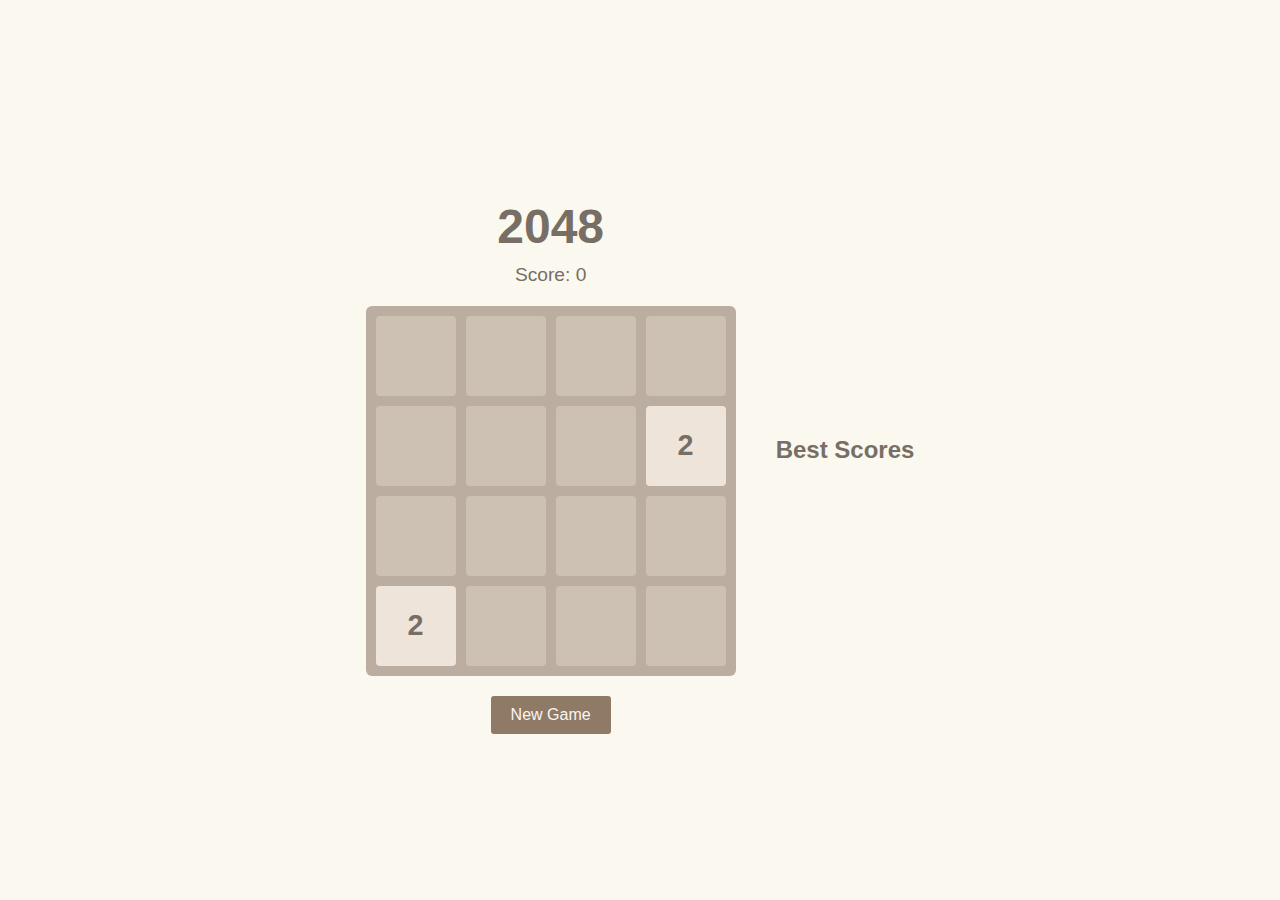
<file: 2048/index.html>
<!DOCTYPE html>
<html lang="en">
<head>
  <meta charset="UTF-8">
  <meta name="viewport" content="width=device-width, initial-scale=1.0">
  <title>2048 Game</title>
  <link rel="stylesheet" href="styles.css">
</head>
<body>
  <div id="game-container">
    <h1>2048</h1>
    <div id="score">Score: <span id="score-value">0</span></div>
    <div id="board"></div>
    <button id="reset-button">New Game</button>
  </div>
  <div id="leaderboard">
    <h2>Best Scores</h2>
    <ol id="best-scores"></ol>
  </div>
  <div id="game-over" class="modal">
    <div class="modal-content">
      <h2>Game Over!</h2>
      <p>Your score: <span id="final-score"></span></p>
      <button id="play-again">Play Again</button>
    </div>
  </div>
  <script src="script.js"></script>
</body>
</html>
</file>
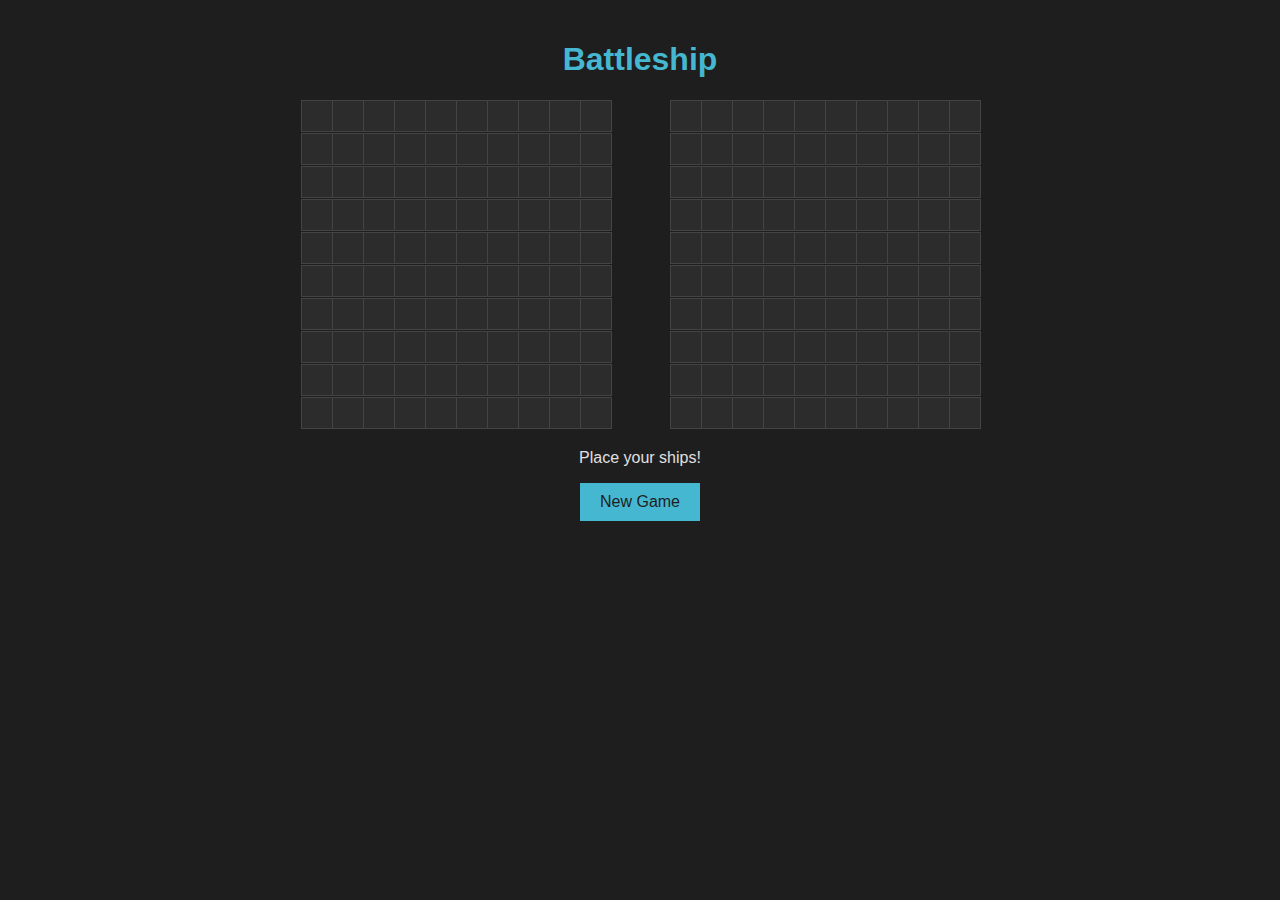
<file: Battleship/index.html>
<!DOCTYPE html>
<html lang="en">
<head>
  <meta charset="UTF-8">
  <meta name="viewport" content="width=device-width, initial-scale=1.0">
  <title>Battleship</title>
  <link rel="stylesheet" href="styles.css">
</head>
<body>
  <h1>Battleship</h1>
  <div id="game-container">
    <div id="player-board" class="board"></div>
    <div id="computer-board" class="board"></div>
  </div>
  <p id="status"></p>
  <button id="reset-button">New Game</button>
  <script src="script.js"></script>
</body>
</html>
</file>
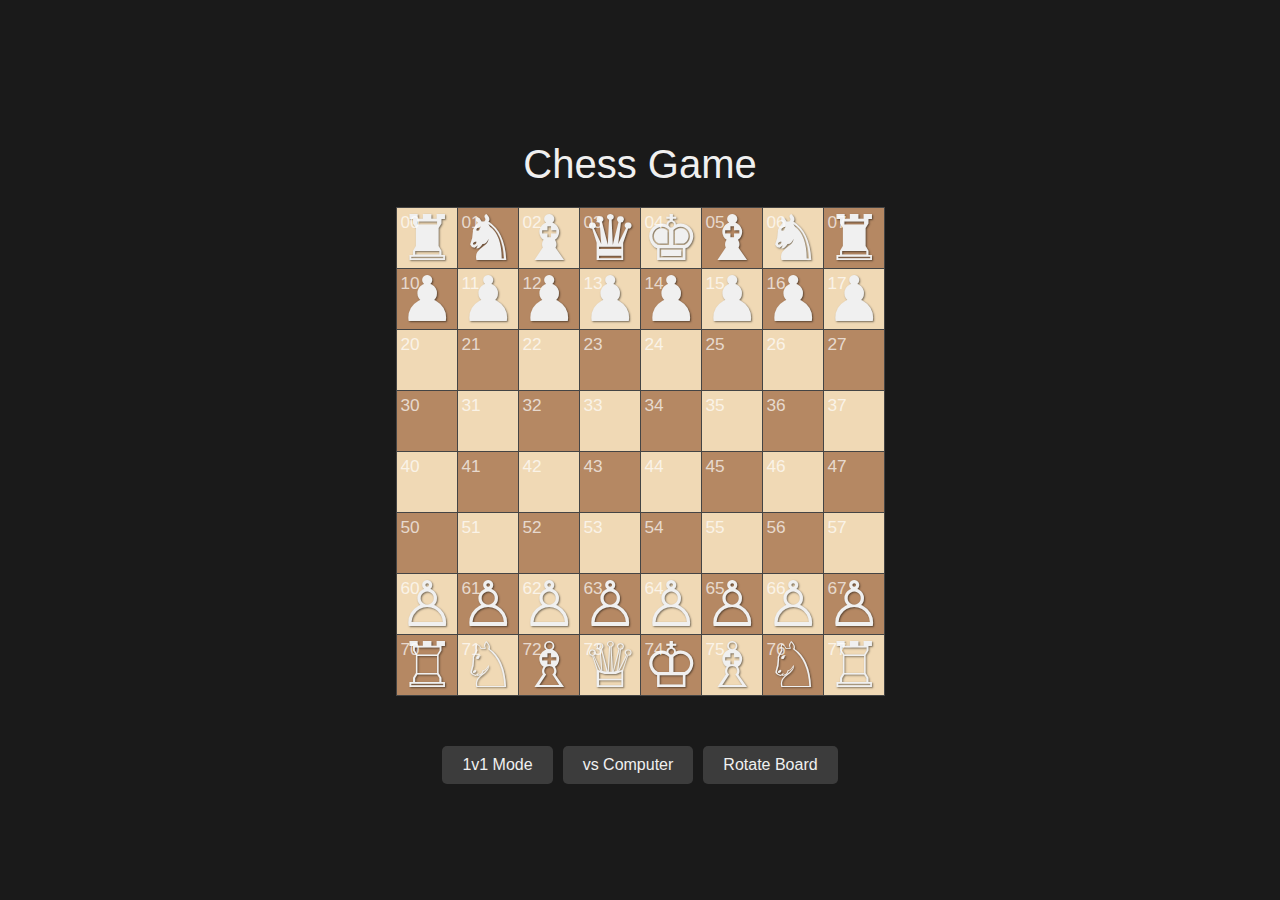
<file: chess/index.html>
<!DOCTYPE html>
<html lang="en">
<head>
  <meta charset="UTF-8">
  <meta name="viewport" content="width=device-width, initial-scale=1.0">
  <title>Chess Game</title>
  <link rel="stylesheet" href="styles.css">
</head>
<body>
  <h1>Chess Game</h1>
  <div id="turn-indicator"></div>
  <div id="game-mode-indicator"></div>
  <div id="chess-board"></div>
  <div id="game-info">
    <div id="captured-pieces">
      <div id="white-captured"></div>
      <div id="black-captured"></div>
    </div>
    <div id="score"></div>
  </div>
  <div id="game-options">
    <button id="1v1-mode">1v1 Mode</button>
    <button id="vs-computer-mode">vs Computer</button>
    <button id="rotate-board">Rotate Board</button>
  </div>
  <script src="script.js"></script>
</body>
</html>
</file>
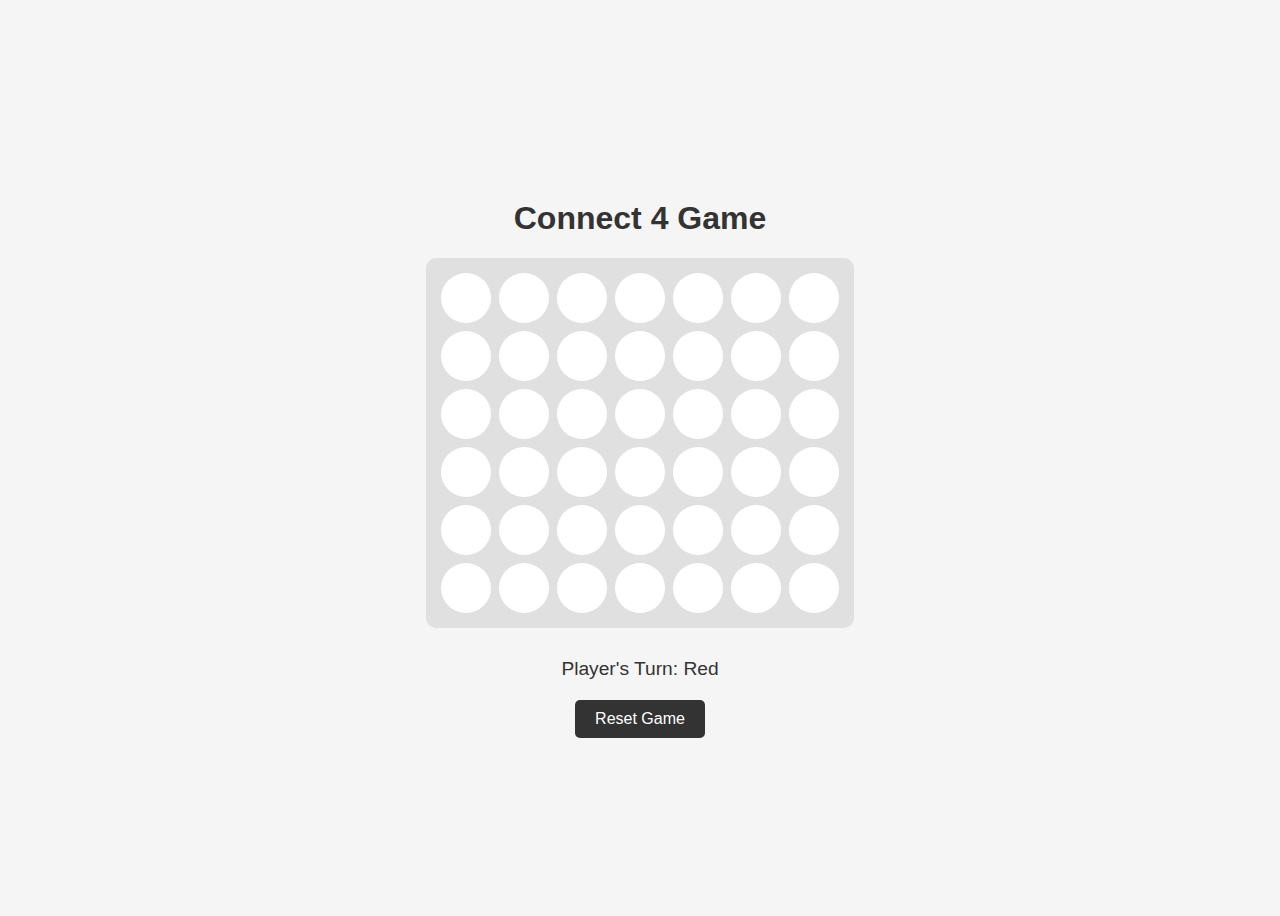
<file: connect4/index.html>
<!DOCTYPE html>
<html lang="en">
<head>
  <meta charset="UTF-8">
  <meta name="viewport" content="width=device-width, initial-scale=1.0">
  <title>Connect 4 Game</title>
  <link rel="stylesheet" href="styles.css">
</head>
<body>
  <div id="game">
    <h1>Connect 4 Game</h1>
    <div id="board"></div>
    <div id="status">Player's Turn: <span id="current-player">Red</span></div>
    <button id="reset-button">Reset Game</button>
  </div>
  <div id="winner-modal" class="modal">
    <div class="modal-content">
      <h2>Winner!</h2>
      <p id="winner-text"></p>
      <button id="close-modal">Play Again</button>
    </div>
  </div>
  <script src="script.js"></script>
</body>
</html>
</file>
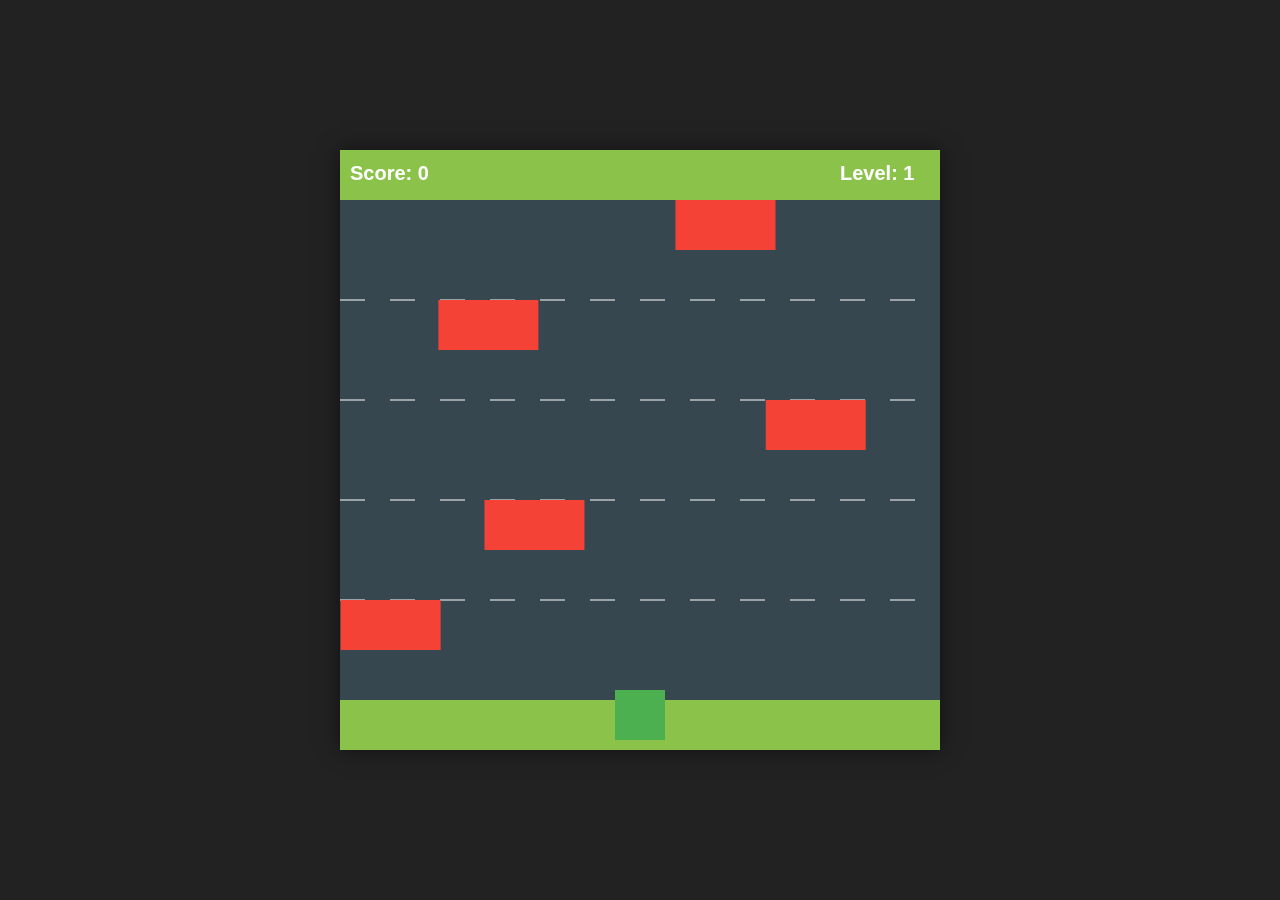
<file: frogger/index.html>
<!DOCTYPE html>
<html lang="en">
<head>
  <meta charset="UTF-8">
  <meta name="viewport" content="width=device-width, initial-scale=1.0">
  <title>Frogger Game</title>
  <link rel="stylesheet" href="styles.css">
</head>
<body>
  <div id="game-container">
    <canvas id="gameCanvas" width="600" height="600"></canvas>
  </div>
  <script src="script.js"></script>
</body>
</html>
</file>
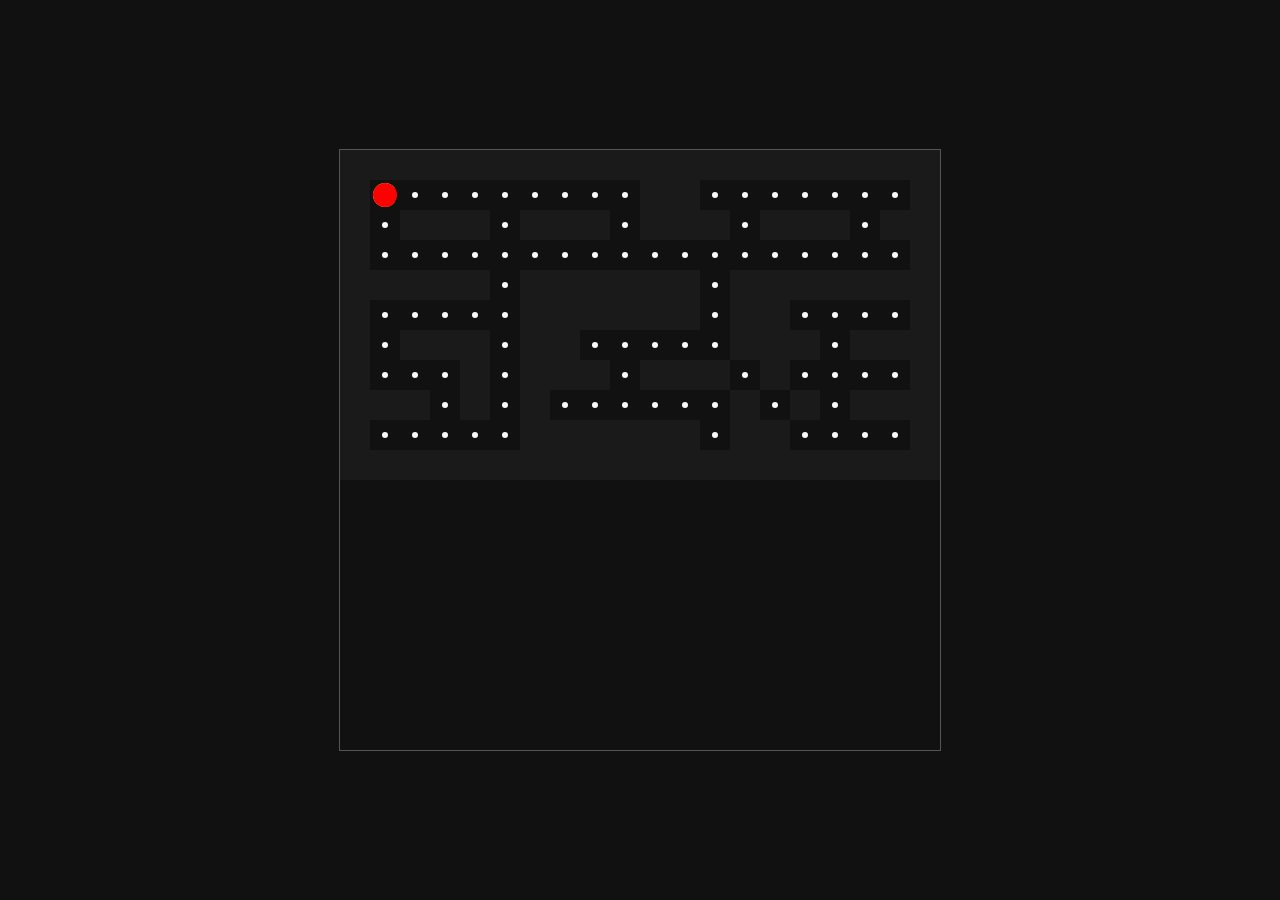
<file: pacman/index.html>
<!DOCTYPE html>
<html lang="en">
<head>
  <meta charset="UTF-8">
  <meta name="viewport" content="width=device-width, initial-scale=1.0">
  <title>Minimalist Pac-Man</title>
  <link rel="stylesheet" href="styles.css">
</head>
<body>
  <canvas id="gameCanvas"></canvas>
  <script src="script.js"></script>
</body>
</html>
</file>
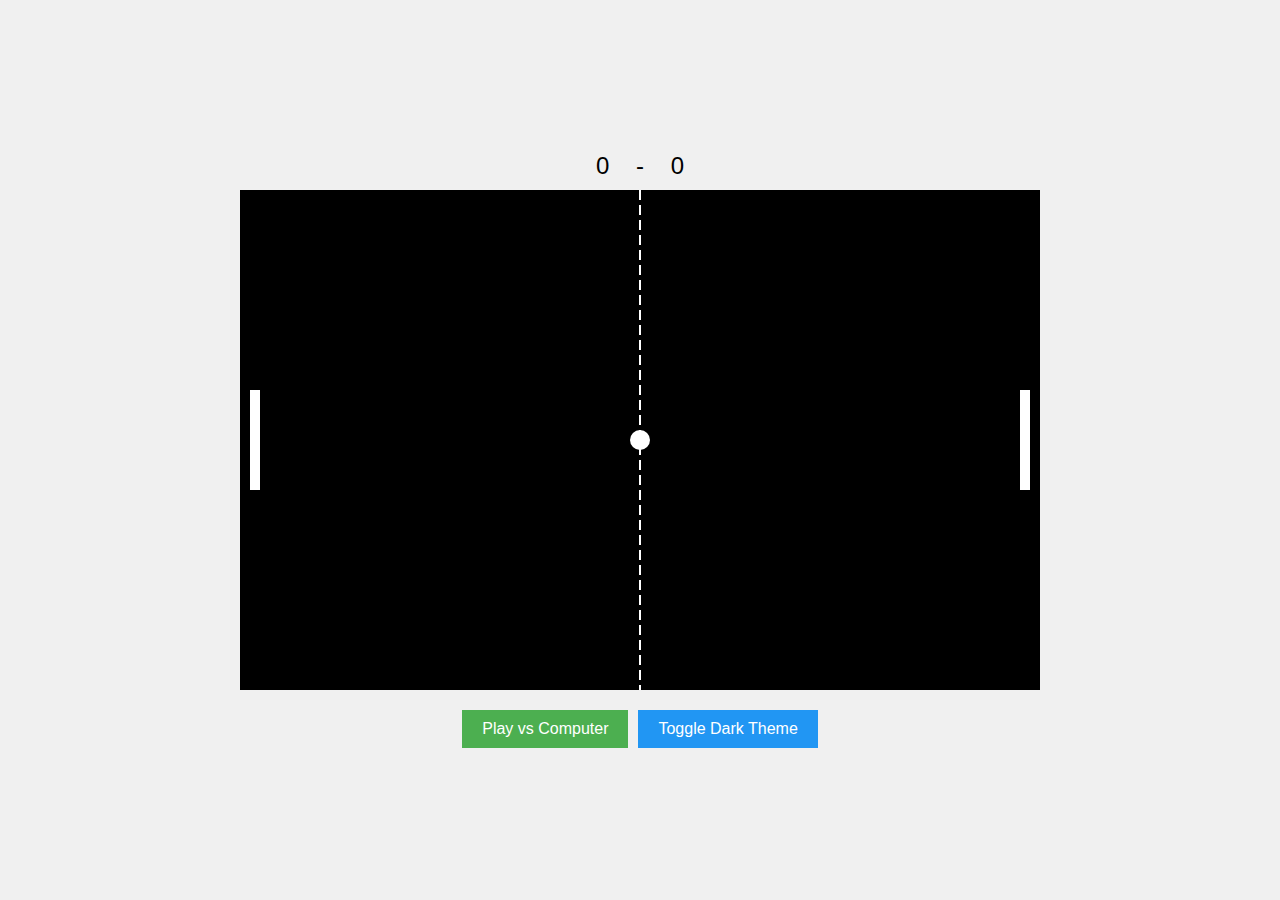
<file: pong/index.html>
<!DOCTYPE html>
<html lang="en">
<head>
  <meta charset="UTF-8">
  <meta name="viewport" content="width=device-width, initial-scale=1.0">
  <title>Pong Game</title>
  <link rel="stylesheet" href="styles.css">
</head>
<body>
  <div id="game-container">
    <div id="score-container">
      <span id="player-score">0</span>
      <span>-</span>
      <span id="computer-score">0</span>
    </div>
    <canvas id="pong" width="800" height="500"></canvas>
    <div id="button-container">
      <button id="start-button">Play vs Computer</button>
      <button id="theme-button">Toggle Dark Theme</button>
    </div>
  </div>
  <script src="script.js"></script>
</body>
</html>
</file>
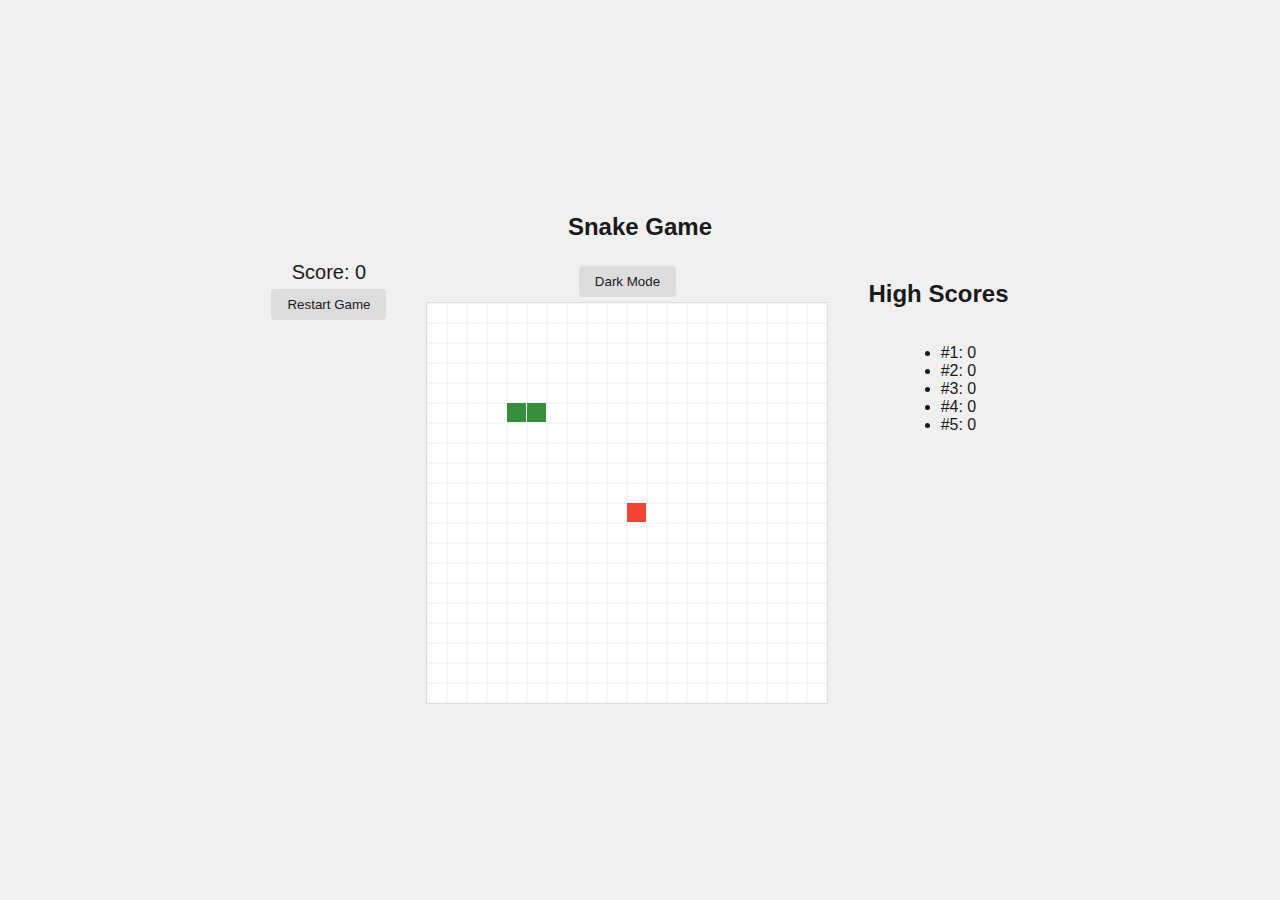
<file: snake/index.html>
<!DOCTYPE html>
<html lang="en">
<head>
    <meta charset="UTF-8">
    <meta name="viewport" content="width=device-width, initial-scale=1.0">
    <title>Snake Game</title>
    <link rel="stylesheet" href="styles.css">
</head>
<body>
    <h1>Snake Game</h1>
    <div class="game-container">
        <div class="left-panel">
            <p>Score: <span id="score">0</span></p>
            <button id="restartGame">Restart Game</button>
        </div>
        <div class="game-area">
            <button id="toggleDarkMode">Light Mode</button>
            <canvas id="gameCanvas" width="400" height="400"></canvas>
        </div>
        <div class="right-panel">
            <h2>High Scores</h2>
            <ul id="highScoreList"></ul>
        </div>
    </div>
    <script src="script.js"></script>
</body>
</html>
</file>
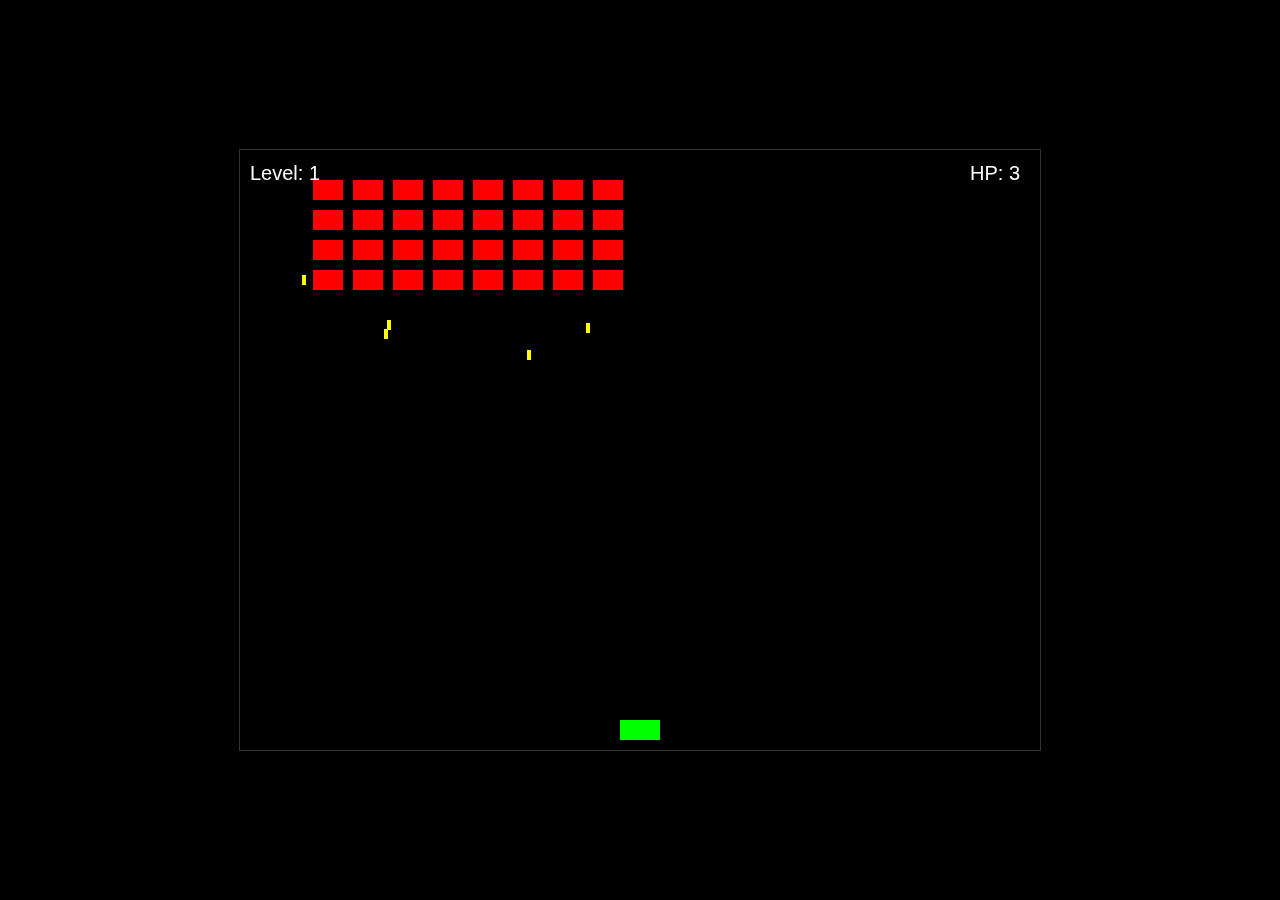
<file: spaceinvaders/index.html>
<!DOCTYPE html>
<html lang="en">
<head>
  <meta charset="UTF-8">
  <meta name="viewport" content="width=device-width, initial-scale=1.0">
  <title>Space Invaders</title>
  <link rel="stylesheet" href="styles.css">
</head>
<body>
  <div id="game-container">
    <canvas id="gameCanvas" width="800" height="600"></canvas>
  </div>
  <script src="script.js"></script>
</body>
</html>
</file>
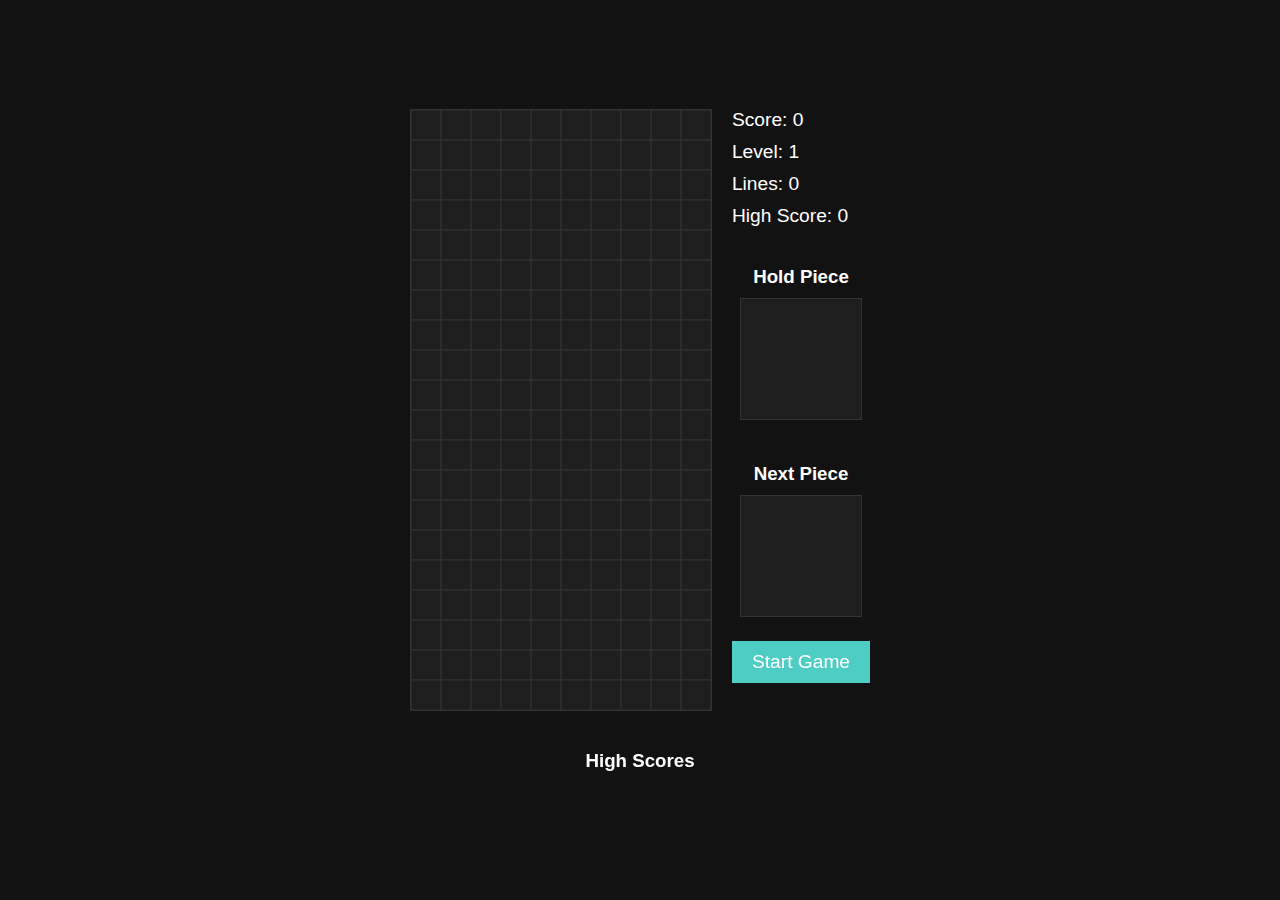
<file: tetris/index.html>
<!DOCTYPE html>
<html lang="en">
<head>
  <meta charset="UTF-8">
  <meta name="viewport" content="width=device-width, initial-scale=1.0">
  <title>Minimalist Tetris</title>
  <link rel="stylesheet" href="styles.css">
</head>
<body>
  <div id="tetris">
    <div id="game-container">
      <canvas id="gameCanvas" width="300" height="600"></canvas>
      <div id="side-panel">
        <div id="score-container">
          <div>Score: <span id="score">0</span></div>
          <div>Level: <span id="level">1</span></div>
          <div>Lines: <span id="lines">0</span></div>
          <div>High Score: <span id="highScore">0</span></div>
        </div>
        <div id="hold-piece-container">
          <h3>Hold Piece</h3>
          <canvas id="holdPieceCanvas" width="120" height="120"></canvas>
        </div>
        <div id="next-piece-container">
          <h3>Next Piece</h3>
          <canvas id="nextPieceCanvas" width="120" height="120"></canvas>
        </div>
        <button id="startButton">Start Game</button>
      </div>
    </div>
    <div id="highScoresContainer">
      <h3>High Scores</h3>
      <ol id="highScoresList"></ol>
    </div>
  </div>
  <script src="script.js"></script>
</body>
</html>
</file>
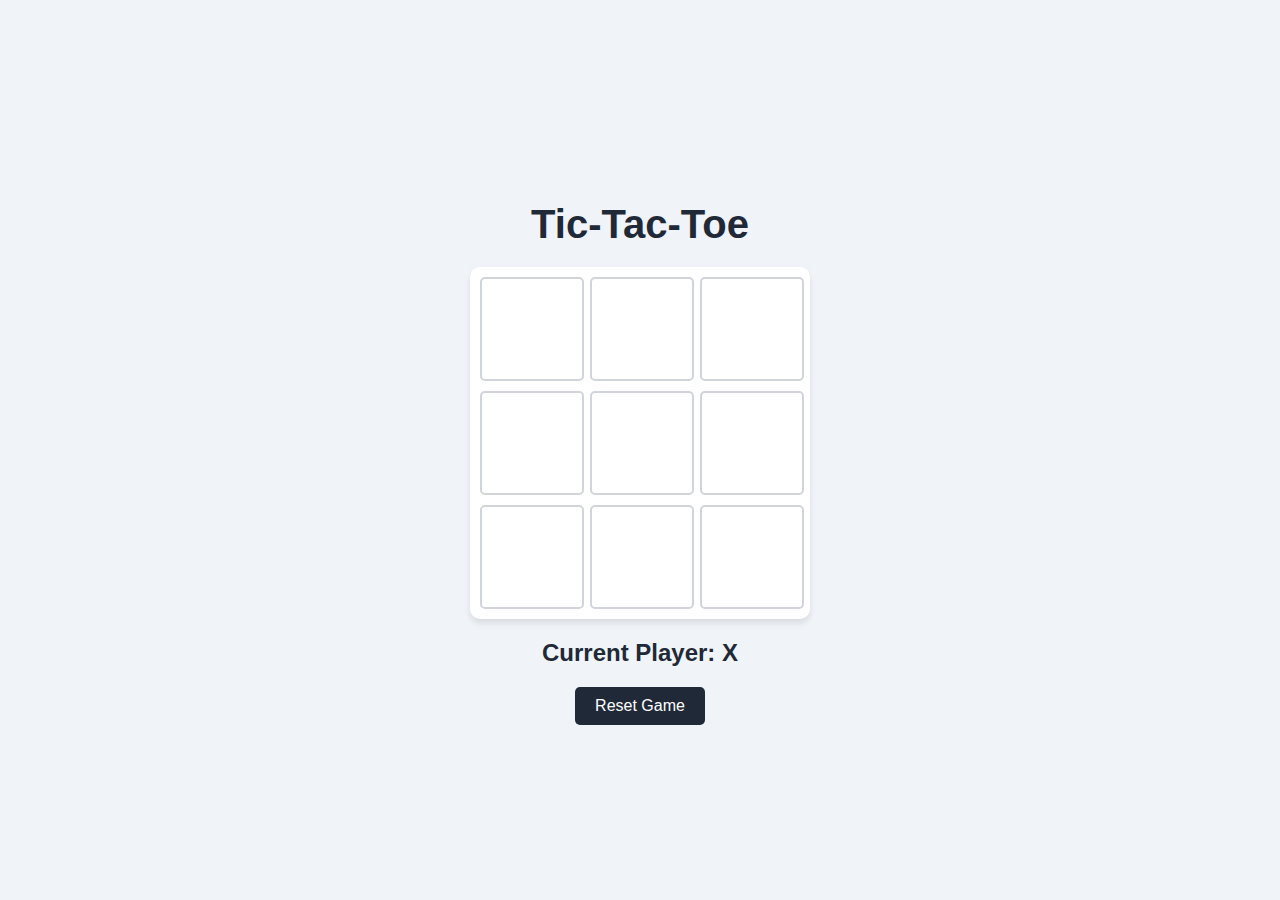
<file: tictactoe/index.html>
<!DOCTYPE html>
<html lang="en">
<head>
  <meta charset="UTF-8">
  <meta name="viewport" content="width=device-width, initial-scale=1.0">
  <title>Tic-Tac-Toe Game</title>
  <link rel="stylesheet" href="styles.css">
</head>
<body>
  <div id="game">
    <h1>Tic-Tac-Toe</h1>
    <div id="board"></div>
    <div id="status"></div>
    <button id="reset-button">Reset Game</button>
  </div>
  <!-- Add the popup structure -->
  <div id="popup" class="popup">
    <div class="popup-content">
      <h2 id="popup-message"></h2>
      <button id="popup-close">Close</button>
    </div>
  </div>
  <script src="script.js"></script>
</body>
</html>
</file>
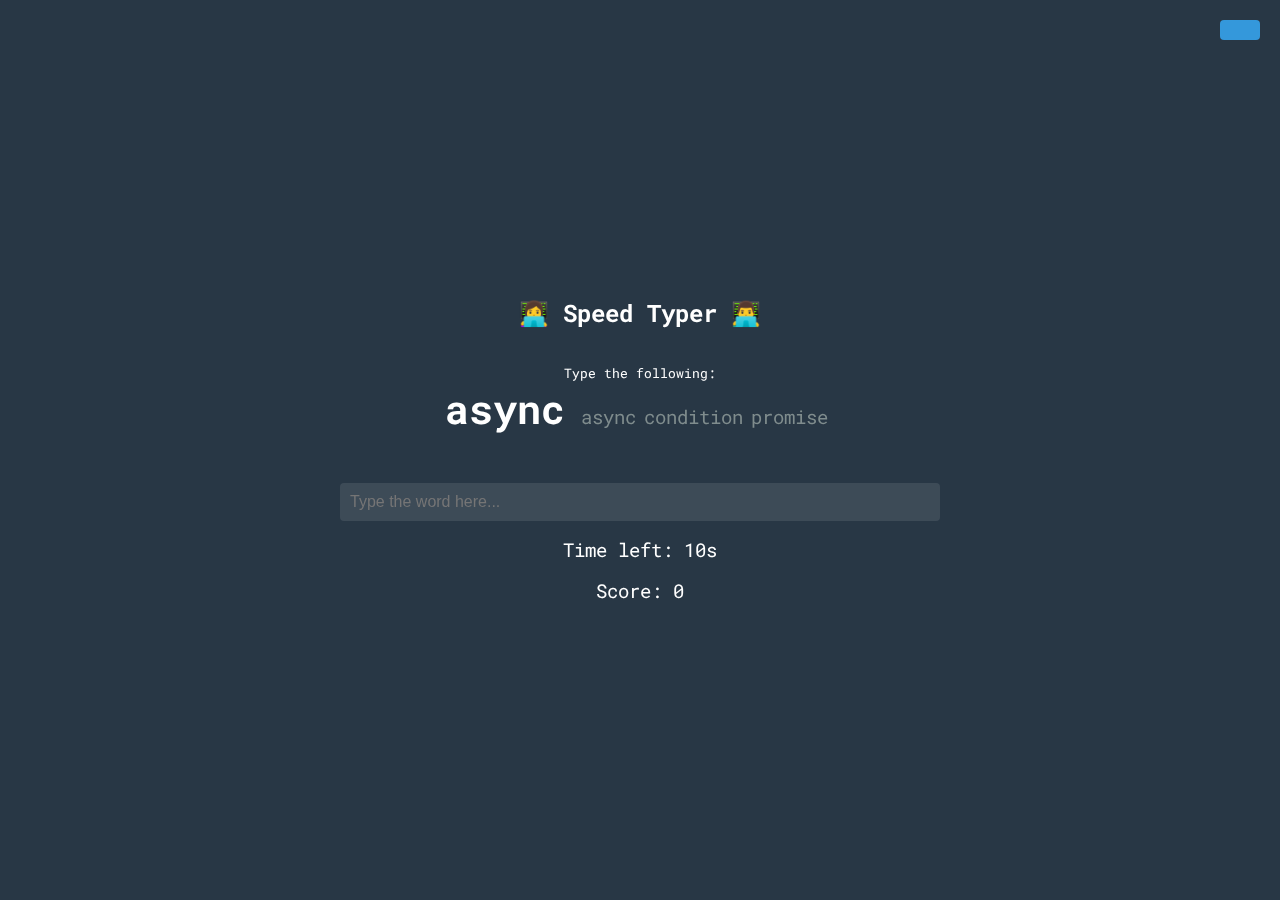
<file: TypingGame/index.html>
<!DOCTYPE html>
<html lang="en">
  <head>
    <meta charset="UTF-8" />
    <meta name="viewport" content="width=device-width, initial-scale=1.0" />
    <link
      rel="stylesheet"
      href="https://cdnjs.cloudflare.com/ajax/libs/font-awesome/5.15.1/css/all.min.css"
      integrity="sha512-+4zCK9k+qNFUR5X+cKL9EIR+ZOhtIloNl9GIKS57V1MyNsYpYcUrUeQc9vNfzsWfV28IaLL3i96P9sdNyeRssA=="
      crossorigin="anonymous"
    />
    <link rel="stylesheet" href="style.css" />
    <title>Speed Typer Game</title>

    <!-- 👇🏻👇🏻👇🏻👇🏻👇🏻👇🏻👇🏻👇🏻👇🏻👇🏻👇🏻👇🏻👇🏻👇🏻👇🏻👇🏻👇🏻👇🏻👇🏻👇🏻👇🏻👇🏻👇🏻👇🏻👇🏻👇🏻👇🏻👇🏻👇🏻👇🏻👇🏻👇🏻👇🏻👇🏻👇🏻👇🏻👇🏻👇🏻👇🏻👇🏻👇🏻👇🏻👇🏻👇🏻👇🏻👇🏻👇🏻👇🏻👇🏻👇🏻👇🏻👇🏻👇🏻👇🏻👇🏻👇🏻👇🏻👇🏻-->
    <!-- Also uploaded the demo of this code in a gif : https://c.tenor.com/x8v1oNUOmg4AAAAd/tenor.gif-->
    <!-- 👆🏻👆🏻👆🏻👆🏻👆🏻👆🏻👆🏻👆🏻👆🏻👆🏻👆🏻👆🏻👆🏻👆🏻👆🏻👆🏻👆🏻👆🏻👆🏻👆🏻👆🏻👆🏻👆🏻👆🏻👆🏻👆🏻👆🏻👆🏻👆🏻👆🏻👆🏻👆🏻👆🏻👆🏻👆🏻👆🏻👆🏻👆🏻👆🏻👆🏻👆🏻👆🏻👆🏻-->

    <!-- 👇🏻👇🏻👇🏻👇🏻👇🏻👇🏻👇🏻👇🏻👇🏻👇🏻👇🏻👇🏻👇🏻👇🏻👇🏻👇🏻👇🏻👇🏻👇🏻👇🏻👇🏻👇🏻👇🏻👇🏻👇🏻👇🏻👇🏻👇🏻👇🏻👇🏻👇🏻👇🏻👇🏻👇🏻👇🏻👇🏻👇🏻👇🏻👇🏻👇🏻👇🏻👇🏻👇🏻👇🏻-->
    <!-- More html-css-js Games Calculators Games Cards Elements Projects on https://www.github.com/he-is-talha --> 
    <!-- 👆🏻👆🏻👆🏻👆🏻👆🏻👆🏻👆🏻👆🏻👆🏻👆🏻👆🏻👆🏻👆🏻👆🏻👆🏻👆🏻👆🏻👆🏻👆🏻👆🏻👆🏻👆🏻👆🏻👆🏻👆🏻👆🏻👆🏻👆🏻👆🏻👆🏻👆🏻👆🏻👆🏻👆🏻👆🏻👆🏻👆🏻👆🏻👆🏻👆🏻👆🏻👆🏻👆🏻👆🏻-->

    <link rel="icon" href="https://i.ibb.co/M6KTWnf/pic.jpg">
  </head>
  <body>
    <button id="settings-btn" class="settings-btn">
      <i class="fas fa-cog"></i>
    </button>
    <div class="settings" id="settings">
      <form id="settings-form">
        <label for="difficulty">Difficulty</label>
        <select id="difficulty">
          <option value="easy">Easy</option>
          <option value="medium">Medium</option>
          <option value="hard">Hard</option>
        </select>
        <label for="language">Language</label>
        <select id="language">
          <option value="english">English</option>
          <option value="norwegian">Norwegian</option>
        </select>
      </form>
    </div>
    <div class="container">
      <h2>👩‍💻 Speed Typer 👨‍💻</h2>
      <small>Type the following:</small>
      <div class="word-container">
        <h1 id="word"></h1>
        <div id="upcoming-words" class="upcoming-words"></div>
      </div>
      <input
        type="text"
        id="text"
        autocomplete="off"
        placeholder="Type the word here..."
      />
      <p class="time-container">Time left: <span id="time">10s</span></p>
      <p class="score-container">Score: <span id="score">0</span></p>
      <div id="end-game-container" class="end-game-container"></div>
    </div>
    <script src="script.js"></script>
  </body>
</html>
</file>
<file: 2048/styles.css>
body {
    display: flex;
    justify-content: center;
    align-items: center;
    height: 100vh;
    background-color: #faf8ef;
    font-family: Arial, sans-serif;
    margin: 0;
  }
  
  #game-container {
    text-align: center;
  }
  
  h1 {
    font-size: 3em;
    color: #776e65;
    margin-bottom: 10px;
  }
  
  #board {
    display: grid;
    grid-template-columns: repeat(4, 80px);
    grid-template-rows: repeat(4, 80px);
    gap: 10px;
    margin: 20px auto;
    background-color: #bbada0;
    padding: 10px;
    border-radius: 6px;
  }
  
  .cell {
    width: 80px;
    height: 80px;
    background-color: #cdc1b4;
    display: flex;
    justify-content: center;
    align-items: center;
    font-size: 1.8em;
    font-weight: bold;
    color: #776e65;
    border-radius: 4px;
  }
  
  .cell[data-value="2"] { background-color: #eee4da; }
  .cell[data-value="4"] { background-color: #ede0c8; }
  .cell[data-value="8"] { background-color: #f2b179; color: #f9f6f2; }
  .cell[data-value="16"] { background-color: #f59563; color: #f9f6f2; }
  .cell[data-value="32"] { background-color: #f67c5f; color: #f9f6f2; }
  .cell[data-value="64"] { background-color: #f65e3b; color: #f9f6f2; }
  .cell[data-value="128"] { background-color: #edcf72; color: #f9f6f2; }
  .cell[data-value="256"] { background-color: #edcc61; color: #f9f6f2; }
  .cell[data-value="512"] { background-color: #edc850; color: #f9f6f2; }
  .cell[data-value="1024"] { background-color: #edc53f; color: #f9f6f2; }
  .cell[data-value="2048"] { background-color: #edc22e; color: #f9f6f2; }
  
  #reset-button, #play-again {
    padding: 10px 20px;
    font-size: 1em;
    cursor: pointer;
    background-color: #8f7a66;
    color: #f9f6f2;
    border: none;
    border-radius: 3px;
  }
  
  #score {
    font-size: 1.2em;
    color: #776e65;
    margin: 10px 0;
  }
  
  #leaderboard {
    margin-left: 40px;
  }
  
  #leaderboard h2 {
    color: #776e65;
  }
  
  #best-scores {
    padding-left: 20px;
    color: #776e65;
  }
  
  .modal {
    display: none;
    position: fixed;
    z-index: 1;
    left: 0;
    top: 0;
    width: 100%;
    height: 100%;
    background-color: rgba(0,0,0,0.4);
  }
  
  .modal-content {
    background-color: #faf8ef;
    margin: 15% auto;
    padding: 20px;
    border: 1px solid #888;
    width: 300px;
    text-align: center;
    border-radius: 6px;
  }
  
  .modal-content h2 {
    color: #776e65;
  }
</file>
<file: Battleship/styles.css>
body {
    font-family: Arial, sans-serif;
    text-align: center;
    background-color: #1e1e1e;
    color: #e0e0e0;
    margin: 0;
    padding: 20px;
  }
  
  h1 {
    color: #45b7d1;
  }
  
  #game-container {
    display: flex;
    justify-content: center;
    gap: 20px;
    margin: 20px 0;
  }
  
  .board {
    display: grid;
    grid-template-columns: repeat(10, 30px);
    gap: 1px;
    margin: 0 20px;
  }
  
  .cell {
    width: 30px;
    height: 30px;
    background-color: #2c2c2c;
    border: 1px solid #444;
    cursor: pointer;
  }
  
  .cell.ship {
    background-color: #3a3a3a;
  }
  
  .cell.hit {
    background-color: #d32f2f;
  }
  
  .cell.miss {
    background-color: #1976d2;
  }
  
  button {
    padding: 10px 20px;
    font-size: 16px;
    background-color: #45b7d1;
    color: #1e1e1e;
    border: none;
    cursor: pointer;
    transition: background-color 0.3s;
  }
  
  button:hover {
    background-color: #2c97b0;
  }
</file>
<file: chess/styles.css>
body {
    display: flex;
    flex-direction: column;
    align-items: center;
    justify-content: center;
    min-height: 100vh;
    margin: 0;
    font-family: 'Arial', sans-serif;
    background-color: #1a1a1a;
    color: #f0f0f0;
  }
  
  h1 {
    margin-bottom: 20px;
    font-size: 2.5em;
    font-weight: 300;
  }
  
  #chess-board {
    display: grid;
    grid-template-columns: repeat(8, 60px);
    grid-template-rows: repeat(8, 60px);
    gap: 1px;
    border: 1px solid #444;
    background-color: #444;
    transition: transform 0.5s ease;
  }
  
  .square {
    width: 60px;
    height: 60px;
    display: flex;
    justify-content: center;
    align-items: center;
    font-size: 1.8em;
    cursor: pointer;
    user-select: none;
    transition: background-color 0.3s ease;
    position: relative;
  }
  
  .square.light {
    background-color: #f0d9b5;
  }
  
  .square.dark {
    background-color: #b58863;
  }
  
  .piece {
    font-size: 2.2em;
    cursor: grab;
    transition: transform 0.2s ease;
    text-shadow: 1px 1px 2px rgba(0, 0, 0, 0.5);
  }
  
  .piece:hover {
    transform: scale(1.1);
  }
  
  #chess-board.dragging .piece {
    cursor: grabbing;
  }
  
  #game-options {
    margin-top: 20px;
    display: flex;
    gap: 10px;
  }
  
  button {
    padding: 10px 20px;
    font-size: 1em;
    background-color: #3c3c3c;
    color: #f0f0f0;
    border: none;
    border-radius: 5px;
    cursor: pointer;
    transition: background-color 0.3s ease;
  }
  
  button:hover {
    background-color: #4a4a4a;
  }
  
  .highlight {
    box-shadow: inset 0 0 0 3px rgba(0, 255, 0, 0.7);
  }
  
  .square::before {
    content: attr(data-row) attr(data-col);
    position: absolute;
    top: 4px;
    left: 4px;
    font-size: 0.6em;
    color: rgba(255, 255, 255, 0.7);
  }
  
  #game-info {
    margin-top: 20px;
    display: flex;
    flex-direction: column;
    align-items: center;
    gap: 10px;
  }
  
  #captured-pieces {
    display: flex;
    justify-content: space-between;
    width: 100%;
    max-width: 480px;
  }
  
  #white-captured, #black-captured {
    font-size: 1.2em;
  }
  
  #score {
    font-size: 1.2em;
    font-weight: bold;
  }
  
  #chess-board.rotated {
    transform: rotate(180deg);
  }
  
  #chess-board.rotated .piece,
  #chess-board.rotated .square::before {
    transform: rotate(180deg);
  }
  
  .square:not(.light):not(.dark) {
    background-color: #000;
  }
</file>
<file: connect4/styles.css>
body {
    display: flex;
    justify-content: center;
    align-items: center;
    height: 100vh;
    background-color: #f5f5f5;
    font-family: 'Arial', sans-serif;
    color: #333;
  }
  
  #game {
    text-align: center;
  }
  
  #board {
    display: grid;
    grid-template-rows: repeat(6, 50px);
    grid-template-columns: repeat(7, 50px);
    gap: 8px;
    justify-content: center;
    margin-bottom: 30px;
    background-color: #e0e0e0;
    padding: 15px;
    border-radius: 10px;
  }
  
  .cell {
    width: 50px;
    height: 50px;
    background-color: #fff;
    border: none;
    border-radius: 50%;
    cursor: pointer;
    transition: background-color 0.3s ease;
  }
  
  .cell.red {
    background-color: #ff6b6b;
  }
  
  .cell.blue {
    background-color: #4ecdc4;
  }
  
  #status {
    font-size: 1.2em;
    margin-bottom: 20px;
  }
  
  #reset-button {
    background-color: #333;
    color: #fff;
    border: none;
    padding: 10px 20px;
    font-size: 1em;
    cursor: pointer;
    border-radius: 5px;
    transition: background-color 0.3s ease;
  }
  
  #reset-button:hover {
    background-color: #555;
  }
  
  .modal {
    display: none;
    position: fixed;
    z-index: 1;
    left: 0;
    top: 0;
    width: 100%;
    height: 100%;
    background-color: rgba(0,0,0,0.4);
  }
  
  .modal-content {
    background-color: #fff;
    margin: 15% auto;
    padding: 30px;
    border: none;
    border-radius: 10px;
    width: 300px;
    text-align: center;
    box-shadow: 0 4px 6px rgba(0, 0, 0, 0.1);
  }
  
  #winner-text {
    font-size: 24px;
    font-weight: bold;
    margin: 20px 0;
  }
  
  #close-modal {
    background-color: #333;
    color: #fff;
    border: none;
    padding: 10px 20px;
    font-size: 1em;
    cursor: pointer;
    border-radius: 5px;
    transition: background-color 0.3s ease;
  }
  
  #close-modal:hover {
    background-color: #555;
  }
</file>
<file: frogger/styles.css>
body {
    display: flex;
    justify-content: center;
    align-items: center;
    height: 100vh;
    margin: 0;
    background-color: #222;
    font-family: Arial, sans-serif;
  }
  
  #game-container {
    box-shadow: 0 0 20px rgba(0, 0, 0, 0.5);
  }
  
  canvas {
    display: block;
    background-color: #333;
  }
</file>
<file: pacman/styles.css>
body {
    margin: 0;
    display: flex;
    justify-content: center;
    align-items: center;
    height: 100vh;
    background-color: #111;
    font-family: Arial, sans-serif;
  }
  
  #game-container {
    display: flex;
    justify-content: center;
    align-items: center;
  }
  
  canvas {
    background-color: #111;
    border: 1px solid #555;
  }
</file>
<file: pong/styles.css>
body {
    display: flex;
    justify-content: center;
    align-items: center;
    height: 100vh;
    background-color: #f0f0f0;
    margin: 0;
    font-family: Arial, sans-serif;
    transition: background-color 0.3s, color 0.3s;
}

body.dark-theme {
    background-color: #222;
    color: #f0f0f0;
}

#game-container {
    display: flex;
    flex-direction: column;
    align-items: center;
}

canvas {
    background-color: #000;
    margin-bottom: 20px;
}

#button-container {
    display: flex;
    gap: 10px;
}

#start-button, #theme-button {
    padding: 10px 20px;
    font-size: 16px;
    color: white;
    border: none;
    cursor: pointer;
    transition: background-color 0.3s;
}

#start-button {
    background-color: #4CAF50;
}

#start-button:hover {
    background-color: #45a049;
}

#theme-button {
    background-color: #2196F3;
}

#theme-button:hover {
    background-color: #1e87db;
}

.dark-theme #start-button {
    background-color: #45a049;
}

.dark-theme #start-button:hover {
    background-color: #3d8b41;
}

.dark-theme #theme-button {
    background-color: #1e87db;
}

.dark-theme #theme-button:hover {
    background-color: #1a76c1;
}

#score-container {
    font-size: 24px;
    margin-bottom: 10px;
}

#score-container span {
    margin: 0 10px;
}
</file>
<file: snake/styles.css>
body {
    display: flex;
    flex-direction: column;
    align-items: center;
    justify-content: center;
    height: 100vh;
    margin: 0;
    font-family: Arial, sans-serif;
    background-color: #1a1a1a; /* Dark background */
    color: #f0f0f0; /* Light text color */
    transition: background-color 0.3s ease, color 0.3s ease;
}

body.dark-mode {
    background-color: #303030; /* Dark mode background */
    color: #ffffff; /* Dark mode text color */
}

body.light-mode {
    background-color: #f0f0f0; /* Light mode background */
    color: #1a1a1a; /* Dark text color */
}

h1 {
    margin-bottom: 20px;
    font-size: 24px;
}

.game-container {
    display: flex;
    align-items: flex-start;
    justify-content: center;
    gap: 20px;
}

.left-panel, .right-panel {
    display: flex;
    flex-direction: column;
    align-items: center;
    margin: 0 20px;
}

.left-panel {
    order: 1;
}

.game-area {
    display: flex;
    flex-direction: column;
    align-items: center;
    order: 2;
}

.right-panel {
    order: 3;
}

button {
    padding: 8px 16px;
    background-color: #444;
    color: #f0f0f0;
    border: none;
    border-radius: 4px;
    cursor: pointer;
    margin: 5px 0;
    transition: background-color 0.3s ease;
}

body.dark-mode button {
    background-color: #555555; /* Dark mode button background */
    color: #fff; /* Dark mode button text color */
}

body.light-mode button {
    background-color: #ddd;
    color: #1a1a1a;
}

button:hover {
    background-color: #555;
}

body.dark-mode button:hover {
    background-color: #444444; /* Dark mode button hover background */
}

body.light-mode button:hover {
    background-color: #ccc;
}

button:focus {
    outline: none;
}

p {
    font-size: 20px;
    margin: 0;
}

#gameCanvas {
    border: 1px solid #444;
    background-color: #2a2a2a;
    transition: background-color 0.3s ease, border-color 0.3s ease;
}

body.dark-mode #gameCanvas {
    background-color: #202020; /* Dark mode canvas background */
    border-color: #fff; /* Dark mode border color */
}

body.light-mode #gameCanvas {
    background-color: #fff;
    border-color: #ddd;
}

.highscore h2 {
    font-size: 20px;
    margin-bottom: 10px;
}

.highscore ul {
    list-style-type: none;
    padding: 0;
    margin: 0;
}

.highscore li {
    font-size: 18px;
    margin: 5px 0;
}
</file>
<file: spaceinvaders/styles.css>
body {
    display: flex;
    justify-content: center;
    align-items: center;
    height: 100vh;
    background-color: #000;
    margin: 0;
    overflow: hidden;
    font-family: Arial, sans-serif;
    color: white;
  }
  
  #game-container {
    display: flex;
    justify-content: center;
    align-items: center;
  }
  
  canvas {
    background-color: #000;
    border: 1px solid #333;
  }
  
  #game-over-popup {
    position: fixed;
    top: 50%;
    left: 50%;
    transform: translate(-50%, -50%);
    background-color: rgba(0, 0, 0, 0.8);
    padding: 20px;
    border-radius: 10px;
    text-align: center;
    z-index: 1000;
  }
  
  #game-over-popup h2 {
    font-size: 24px;
    margin-bottom: 10px;
  }
  
  #game-over-popup p {
    font-size: 18px;
    margin-bottom: 20px;
  }
  
  #restart-button {
    background-color: #4CAF50;
    border: none;
    color: white;
    padding: 10px 20px;
    text-align: center;
    text-decoration: none;
    display: inline-block;
    font-size: 16px;
    margin: 4px 2px;
    cursor: pointer;
    border-radius: 5px;
  }
  
  #restart-button:hover {
    background-color: #45a049;
  }
</file>
<file: tetris/styles.css>
body {
    display: flex;
    justify-content: center;
    align-items: center;
    height: 100vh;
    background-color: #121212;
    margin: 0;
    font-family: Arial, sans-serif;
    color: #ffffff;
  }
  
  #tetris {
    display: flex;
    flex-direction: column;
    align-items: center;
  }
  
  #game-container {
    display: flex;
    gap: 20px;
  }
  
  #side-panel {
    display: flex;
    flex-direction: column;
    gap: 20px;
  }
  
  #score-container {
    display: flex;
    flex-direction: column;
    gap: 10px;
    font-size: 1.2em;
  }
  
  canvas {
    background-color: #1e1e1e;
    border: 1px solid #333333;
  }
  
  #nextPieceCanvas {
    background-color: #1e1e1e;
  }
  
  #startButton {
    padding: 10px 20px;
    font-size: 1.2em;
    background-color: #4ecdc4;
    color: #ffffff;
    border: none;
    cursor: pointer;
  }
  
  #startButton:hover {
    background-color: #45b7a0;
  }
  
  #highScoresContainer {
    margin-top: 20px;
    text-align: center;
  }
  
  #highScoresList {
    list-style-position: inside;
    padding: 0;
  }
  
  #highScoresList li {
    margin-bottom: 5px;
  }
  
  #next-piece-container {
    text-align: center;
  }
  
  #next-piece-container h3 {
    margin-bottom: 10px;
  }
  
  #hold-piece-container,
  #next-piece-container {
    text-align: center;
  }
  
  #hold-piece-container h3,
  #next-piece-container h3 {
    margin-bottom: 10px;
  }
  
  #holdPieceCanvas,
  #nextPieceCanvas {
    background-color: #1e1e1e;
  }
  
  #gameOverModal {
    position: fixed;
    top: 0;
    left: 0;
    width: 100%;
    height: 100%;
    background-color: rgba(0, 0, 0, 0.7);
    display: flex;
    justify-content: center;
    align-items: center;
    z-index: 1000;
  }
  
  .modal-content {
    background-color: #1e1e1e;
    padding: 30px;
    border-radius: 10px;
    text-align: center;
    box-shadow: 0 0 20px rgba(0, 0, 0, 0.3);
  }
  
  .modal-content h2 {
    margin-top: 0;
    color: #4ecdc4;
  }
  
  .modal-content p {
    margin-bottom: 20px;
    font-size: 1.2em;
  }
  
  #restartButton {
    padding: 10px 20px;
    font-size: 1em;
    background-color: #4ecdc4;
    color: #ffffff;
    border: none;
    border-radius: 5px;
    cursor: pointer;
    transition: background-color 0.3s;
  }
  
  #restartButton:hover {
    background-color: #45b7a0;
  }
</file>
<file: tictactoe/styles.css>
:root {
  --bg-color: #f0f4f8;
  --board-color: #ffffff;
  --border-color: #d1d5db;
  --text-color: #1f2937;
  --x-color: #3b82f6;
  --o-color: #10b981;
}

body {
  display: flex;
  justify-content: center;
  align-items: center;
  height: 100vh;
  margin: 0;
  background-color: var(--bg-color);
  font-family: 'Segoe UI', Tahoma, Geneva, Verdana, sans-serif;
  color: var(--text-color);
}

#game {
  text-align: center;
}

h1 {
  font-size: 2.5em;
  margin-bottom: 20px;
}

#board {
  display: grid;
  grid-template-columns: repeat(3, 100px);
  gap: 10px;
  margin-bottom: 20px;
  background-color: var(--board-color);
  padding: 10px;
  border-radius: 10px;
  box-shadow: 0 4px 6px rgba(0, 0, 0, 0.1);
}

.cell {
  width: 100px;
  height: 100px;
  border: 2px solid var(--border-color);
  border-radius: 5px;
  display: flex;
  justify-content: center;
  align-items: center;
  font-size: 2.5em;
  font-weight: bold;
  cursor: pointer;
  transition: background-color 0.3s ease;
}

.cell:hover {
  background-color: #f3f4f6;
}

.cell.X {
  color: var(--x-color);
}

.cell.O {
  color: var(--o-color);
}

#status {
  font-size: 1.5em;
  margin-bottom: 20px;
  font-weight: bold;
}

#reset-button {
  padding: 10px 20px;
  font-size: 1em;
  cursor: pointer;
  background-color: var(--text-color);
  color: white;
  border: none;
  border-radius: 5px;
  transition: background-color 0.3s ease;
}

#reset-button:hover {
  background-color: #374151;
}

.popup {
  display: none;
  position: fixed;
  top: 0;
  left: 0;
  width: 100%;
  height: 100%;
  background-color: rgba(0, 0, 0, 0.5);
  justify-content: center;
  align-items: center;
}

.popup-content {
  background-color: var(--board-color);
  padding: 20px;
  border-radius: 10px;
  text-align: center;
}

#popup-close {
  margin-top: 10px;
  padding: 5px 10px;
  font-size: 1em;
  cursor: pointer;
  background-color: var(--text-color);
  color: white;
  border: none;
  border-radius: 5px;
  transition: background-color 0.3s ease;
}

#popup-close:hover {
  background-color: #374151;
}
</file>
<file: TypingGame/style.css>
@import url('https://fonts.googleapis.com/css2?family=Roboto+Mono:wght@400;700&display=swap');

:root {
  --primary-color: #3a4f63;
  --secondary-color: #3498db;
  --text-color: #ffffff;
  --border-radius: 4px;
}

* {
  box-sizing: border-box;
  margin: 0;
  padding: 0;
}

body {
  font-family: 'Roboto Mono', monospace;
  display: flex;
  flex-direction: column;
  align-items: center;
  justify-content: center;
  min-height: 100vh;
  background-color: var(--primary-color);
  color: var(--text-color);
}

body::before {
  content: '';
  position: fixed;
  top: 0;
  left: 0;
  width: 100%;
  height: 100%;
  background-color: rgba(0, 0, 0, 0.3); /* Adjust the opacity as needed */
  z-index: -1;
}

.container {
  text-align: center;
  width: 90%;
  max-width: 600px;
}

h1 {
  font-size: 2.5rem;
  margin-bottom: 1rem;
}

h2 {
  font-size: 1.5rem;
  margin-bottom: 2rem;
}

input {
  width: 100%;
  padding: 10px;
  font-size: 1rem;
  border: none;
  background-color: rgba(255, 255, 255, 0.1);
  color: var(--text-color);
  border-radius: var(--border-radius);
  margin-top: 1rem;
}

button {
  cursor: pointer;
  background-color: var(--secondary-color);
  color: var(--text-color);
  border: none;
  padding: 10px 20px;
  font-size: 1rem;
  border-radius: var(--border-radius);
  transition: background-color 0.3s ease;
}

button:hover {
  background-color: #2980b9;
}

.settings-btn {
  position: absolute;
  top: 20px;
  right: 20px;
}

.settings {
  position: absolute;
  top: 0;
  left: 0;
  width: 100%;
  background-color: rgba(0, 0, 0, 0.8);
  padding: 20px;
  transform: translateY(-100%);
  transition: transform 0.3s ease-in-out;
}

.settings.show {
  transform: translateY(0);
}

select {
  width: 100%;
  padding: 5px;
  font-size: 1rem;
  background-color: var(--primary-color);
  color: var(--text-color);
  border: 1px solid var(--secondary-color);
  border-radius: var(--border-radius);
}

/* Remove outlines on focus */
select:focus,
button:focus, input:focus {
  outline: 0;
}

.score-container, .time-container {
  font-size: 1.2rem;
  margin-top: 1rem;
}

.end-game-container {
  position: fixed;
  top: 0;
  left: 0;
  width: 100%;
  height: 100%;
  background-color: rgba(0, 0, 0, 0.8);
  display: none; /* Change this line */
  flex-direction: column;
  align-items: center;
  justify-content: center;
  z-index: 100;
}

@media (max-width: 600px) {
  h1 {
    font-size: 2rem;
  }

  h2 {
    font-size: 1.2rem;
  }
}

.upcoming-words-container {
  margin-top: 1rem;
  font-size: 1rem;
}

.word-container {
  display: flex;
  align-items: center;
  justify-content: center;
  margin-bottom: 1rem;
}

#word {
  margin-right: 1rem;
}

.upcoming-words {
  display: flex;
}

.upcoming-words span {
  margin-right: 0.5rem;
  color: #7f8c8d;
  font-size: 1.2rem;
}
</file>
